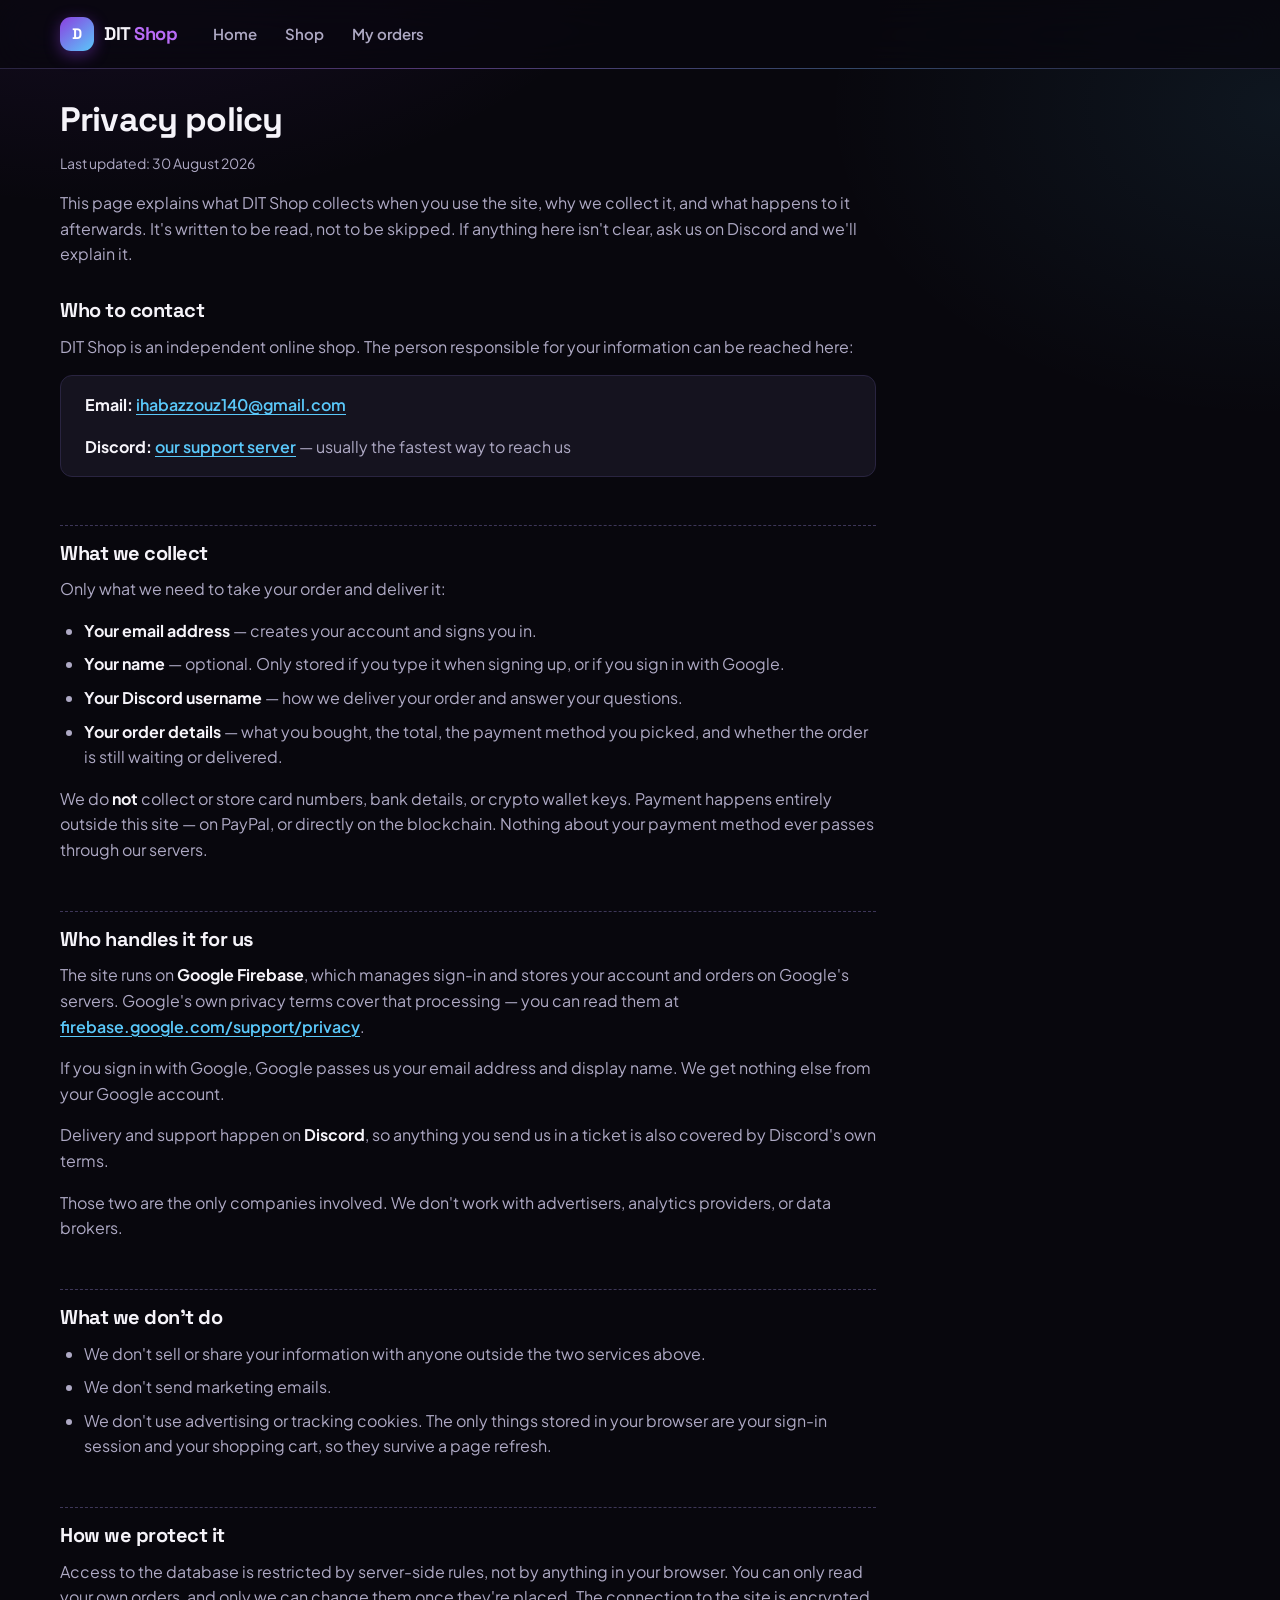
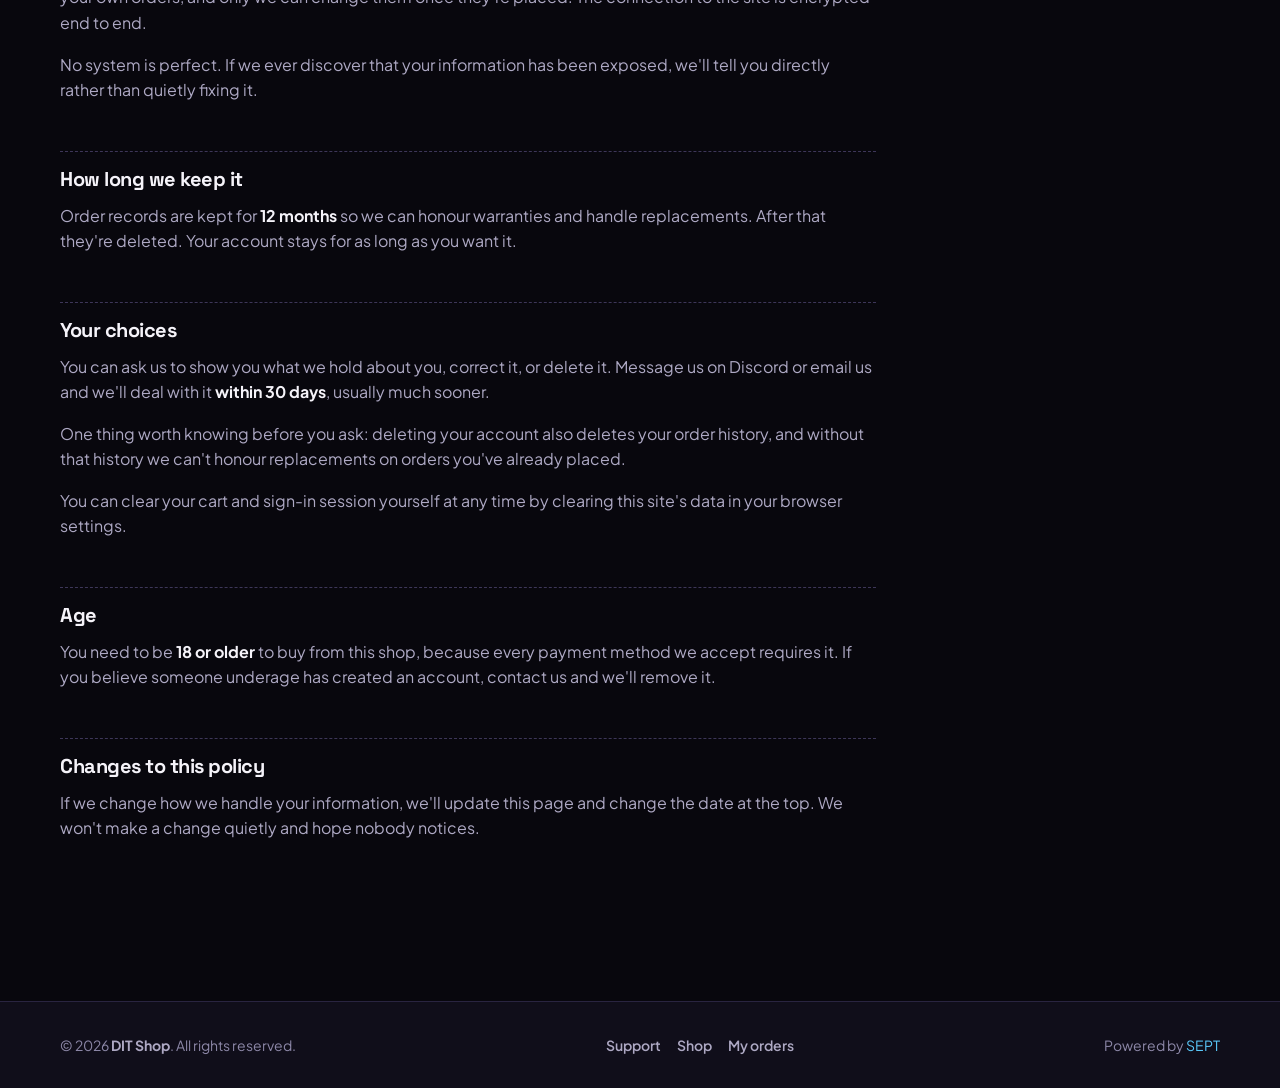
<file: Privacy PolicyPrivacy Policy.html>
<!DOCTYPE html>
<html lang="en">
<head>
  <meta charset="UTF-8">
  <meta name="viewport" content="width=device-width, initial-scale=1, viewport-fit=cover">
  <meta name="theme-color" content="#08070d">
  <meta name="description" content="How DIT Shop collects, uses and stores your information.">
  <title>Privacy policy — DIT Shop</title>
  <link rel="preconnect" href="https://fonts.googleapis.com">
  <link rel="preconnect" href="https://fonts.gstatic.com" crossorigin>
  <link rel="stylesheet" href="css/style.css">
  <style>
    .prose { max-width: 68ch; padding-block: var(--sp-6) var(--sp-8); }
    .prose h1 { font-size: var(--step-3); margin-bottom: var(--sp-3); }
    .prose h2 {
      font-size: 1.25rem; margin-top: var(--sp-7); margin-bottom: var(--sp-3);
      padding-top: var(--sp-4); border-top: 1px dashed var(--line-strong);
    }
    .prose h2:first-of-type { border-top: 0; padding-top: 0; margin-top: var(--sp-6); }
    .prose p, .prose li { color: var(--text-dim); }
    .prose p { margin-bottom: var(--sp-4); }
    .prose ul { margin: 0 0 var(--sp-4) var(--sp-5); display: flex; flex-direction: column; gap: var(--sp-2); }
    .prose strong { color: var(--text); font-weight: 700; }
    .prose a { font-weight: 600; }
    .updated { font-size: .875rem; color: var(--text-faint); margin-bottom: var(--sp-5); }
    .contact-card {
      background: var(--surface); border: 1px solid var(--line);
      border-radius: var(--r-md); padding: var(--sp-4) var(--sp-5);
      margin-bottom: var(--sp-4);
    }
    .contact-card p:last-child { margin-bottom: 0; }
  </style>
</head>
<body>

<a class="skip-link" href="#main">Skip to main content</a>

<header class="site-header">
  <div class="shell">
    <div class="header-bar">
      <a class="brand" href="index.html">
        <span class="brand-mark" aria-hidden="true">D</span>
        <span>DIT <em>Shop</em></span>
      </a>
      <nav class="main-nav" aria-label="Main">
        <a class="nav-link" href="index.html#/home">Home</a>
        <a class="nav-link" href="index.html#/shop">Shop</a>
        <a class="nav-link" href="index.html#/orders">My orders</a>
      </nav>
    </div>
  </div>
</header>

<main id="main" class="shell">
  <article class="prose">
    <h1>Privacy policy</h1>
    <p class="updated">Last updated: 30 August 2026</p>

    <p>This page explains what DIT Shop collects when you use the site, why we collect it, and what happens to it afterwards. It's written to be read, not to be skipped. If anything here isn't clear, ask us on Discord and we'll explain it.</p>

    <h2>Who to contact</h2>
    <p>DIT Shop is an independent online shop. The person responsible for your information can be reached here:</p>
    <div class="contact-card">
      <p><strong>Email:</strong> <a href="mailto:ihabazzouz140@gmail.com">ihabazzouz140@gmail.com</a></p>
      <p><strong>Discord:</strong> <a href="https://discord.gg/cQcpQyCZY" target="_blank" rel="noopener noreferrer">our support server</a> — usually the fastest way to reach us</p>
    </div>

    <h2>What we collect</h2>
    <p>Only what we need to take your order and deliver it:</p>
    <ul>
      <li><strong>Your email address</strong> — creates your account and signs you in.</li>
      <li><strong>Your name</strong> — optional. Only stored if you type it when signing up, or if you sign in with Google.</li>
      <li><strong>Your Discord username</strong> — how we deliver your order and answer your questions.</li>
      <li><strong>Your order details</strong> — what you bought, the total, the payment method you picked, and whether the order is still waiting or delivered.</li>
    </ul>
    <p>We do <strong>not</strong> collect or store card numbers, bank details, or crypto wallet keys. Payment happens entirely outside this site — on PayPal, or directly on the blockchain. Nothing about your payment method ever passes through our servers.</p>

    <h2>Who handles it for us</h2>
    <p>The site runs on <strong>Google Firebase</strong>, which manages sign-in and stores your account and orders on Google's servers. Google's own privacy terms cover that processing — you can read them at <a href="https://firebase.google.com/support/privacy" target="_blank" rel="noopener noreferrer">firebase.google.com/support/privacy</a>.</p>
    <p>If you sign in with Google, Google passes us your email address and display name. We get nothing else from your Google account.</p>
    <p>Delivery and support happen on <strong>Discord</strong>, so anything you send us in a ticket is also covered by Discord's own terms.</p>
    <p>Those two are the only companies involved. We don't work with advertisers, analytics providers, or data brokers.</p>

    <h2>What we don't do</h2>
    <ul>
      <li>We don't sell or share your information with anyone outside the two services above.</li>
      <li>We don't send marketing emails.</li>
      <li>We don't use advertising or tracking cookies. The only things stored in your browser are your sign-in session and your shopping cart, so they survive a page refresh.</li>
    </ul>

    <h2>How we protect it</h2>
    <p>Access to the database is restricted by server-side rules, not by anything in your browser. You can only read your own orders, and only we can change them once they're placed. The connection to the site is encrypted end to end.</p>
    <p>No system is perfect. If we ever discover that your information has been exposed, we'll tell you directly rather than quietly fixing it.</p>

    <h2>How long we keep it</h2>
    <p>Order records are kept for <strong>12 months</strong> so we can honour warranties and handle replacements. After that they're deleted. Your account stays for as long as you want it.</p>

    <h2>Your choices</h2>
    <p>You can ask us to show you what we hold about you, correct it, or delete it. Message us on Discord or email us and we'll deal with it <strong>within 30 days</strong>, usually much sooner.</p>
    <p>One thing worth knowing before you ask: deleting your account also deletes your order history, and without that history we can't honour replacements on orders you've already placed.</p>
    <p>You can clear your cart and sign-in session yourself at any time by clearing this site's data in your browser settings.</p>

    <h2>Age</h2>
    <p>You need to be <strong>18 or older</strong> to buy from this shop, because every payment method we accept requires it. If you believe someone underage has created an account, contact us and we'll remove it.</p>

    <h2>Changes to this policy</h2>
    <p>If we change how we handle your information, we'll update this page and change the date at the top. We won't make a change quietly and hope nobody notices.</p>
  </article>
</main>

<footer class="site-footer">
  <div class="shell footer-inner">
    <p>&copy; <span id="year">2026</span> <strong>DIT Shop</strong>. All rights reserved.</p>
    <div class="footer-links">
      <a href="https://discord.gg/cQcpQyCZY" target="_blank" rel="noopener noreferrer">Support</a>
      <a href="index.html#/shop">Shop</a>
      <a href="index.html#/orders">My orders</a>
    </div>
    <p>Powered by <span style="color:var(--cyan)">SEPT</span></p>
  </div>
</footer>

<script>document.getElementById('year').textContent = new Date().getFullYear();</script>
</body>
</html>
</file>
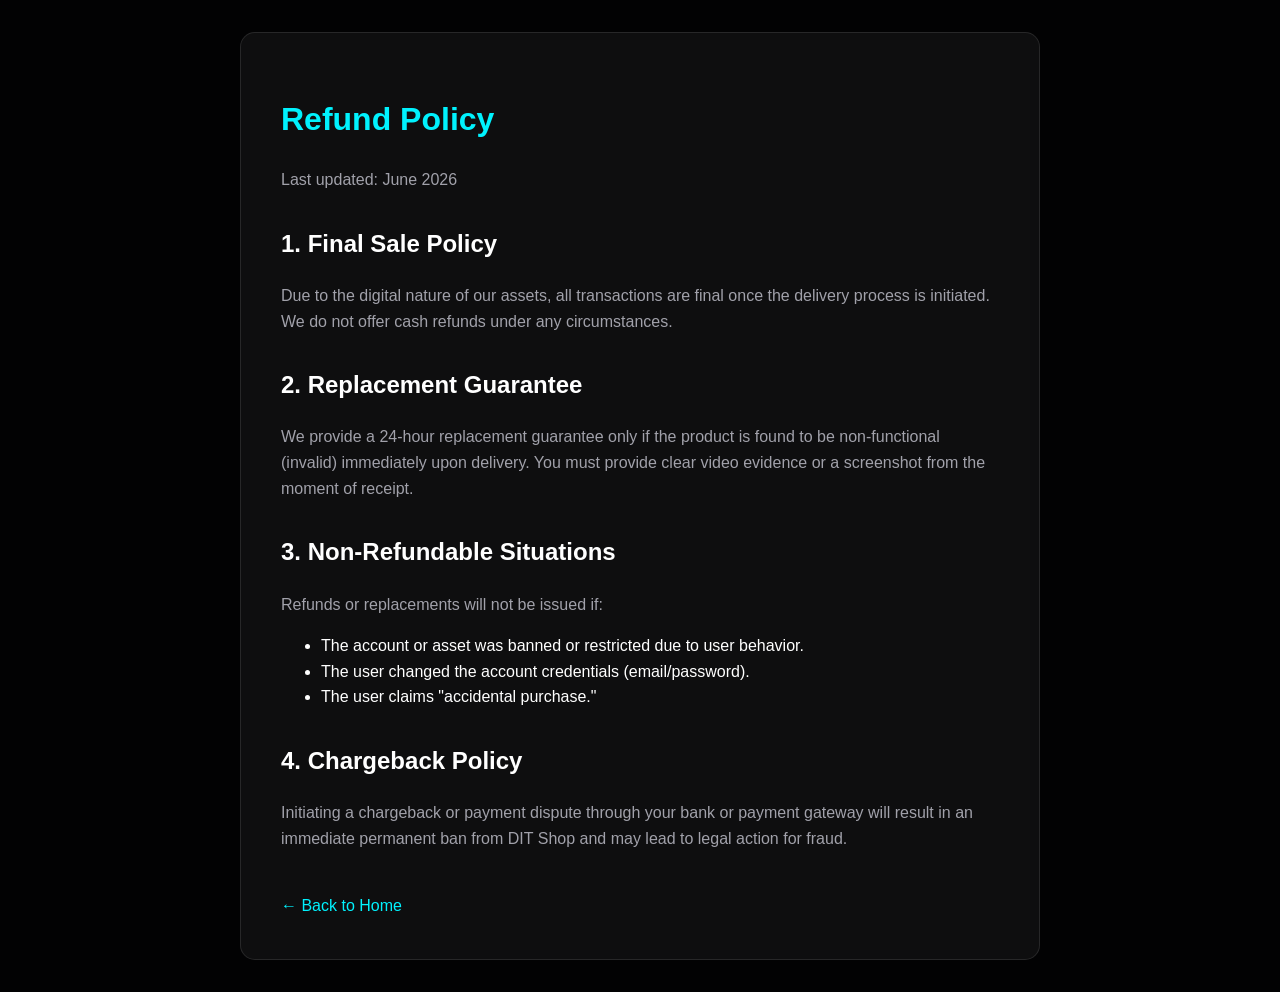
<file: Refund Policy.html>
<!DOCTYPE html>
<html lang="en">
<head>
    <meta charset="UTF-8">
    <title>Refund Policy - DIT Shop</title>
    <link rel="stylesheet" href="css/page.css">
</head>
<body>
    <div class="page-container">
        <h1>Refund Policy</h1>
        <p>Last updated: June 2026</p>

        <h2>1. Final Sale Policy</h2>
        <p>Due to the digital nature of our assets, all transactions are final once the delivery process is initiated. We do not offer cash refunds under any circumstances.</p>

        <h2>2. Replacement Guarantee</h2>
        <p>We provide a 24-hour replacement guarantee only if the product is found to be non-functional (invalid) immediately upon delivery. You must provide clear video evidence or a screenshot from the moment of receipt.</p>

        <h2>3. Non-Refundable Situations</h2>
        <p>Refunds or replacements will not be issued if:</p>
        <ul>
            <li>The account or asset was banned or restricted due to user behavior.</li>
            <li>The user changed the account credentials (email/password).</li>
            <li>The user claims "accidental purchase."</li>
        </ul>

        <h2>4. Chargeback Policy</h2>
        <p>Initiating a chargeback or payment dispute through your bank or payment gateway will result in an immediate permanent ban from DIT Shop and may lead to legal action for fraud.</p>

        <br><a href="index.html">&larr; Back to Home</a>
    </div>
</body>
</html>
</file>
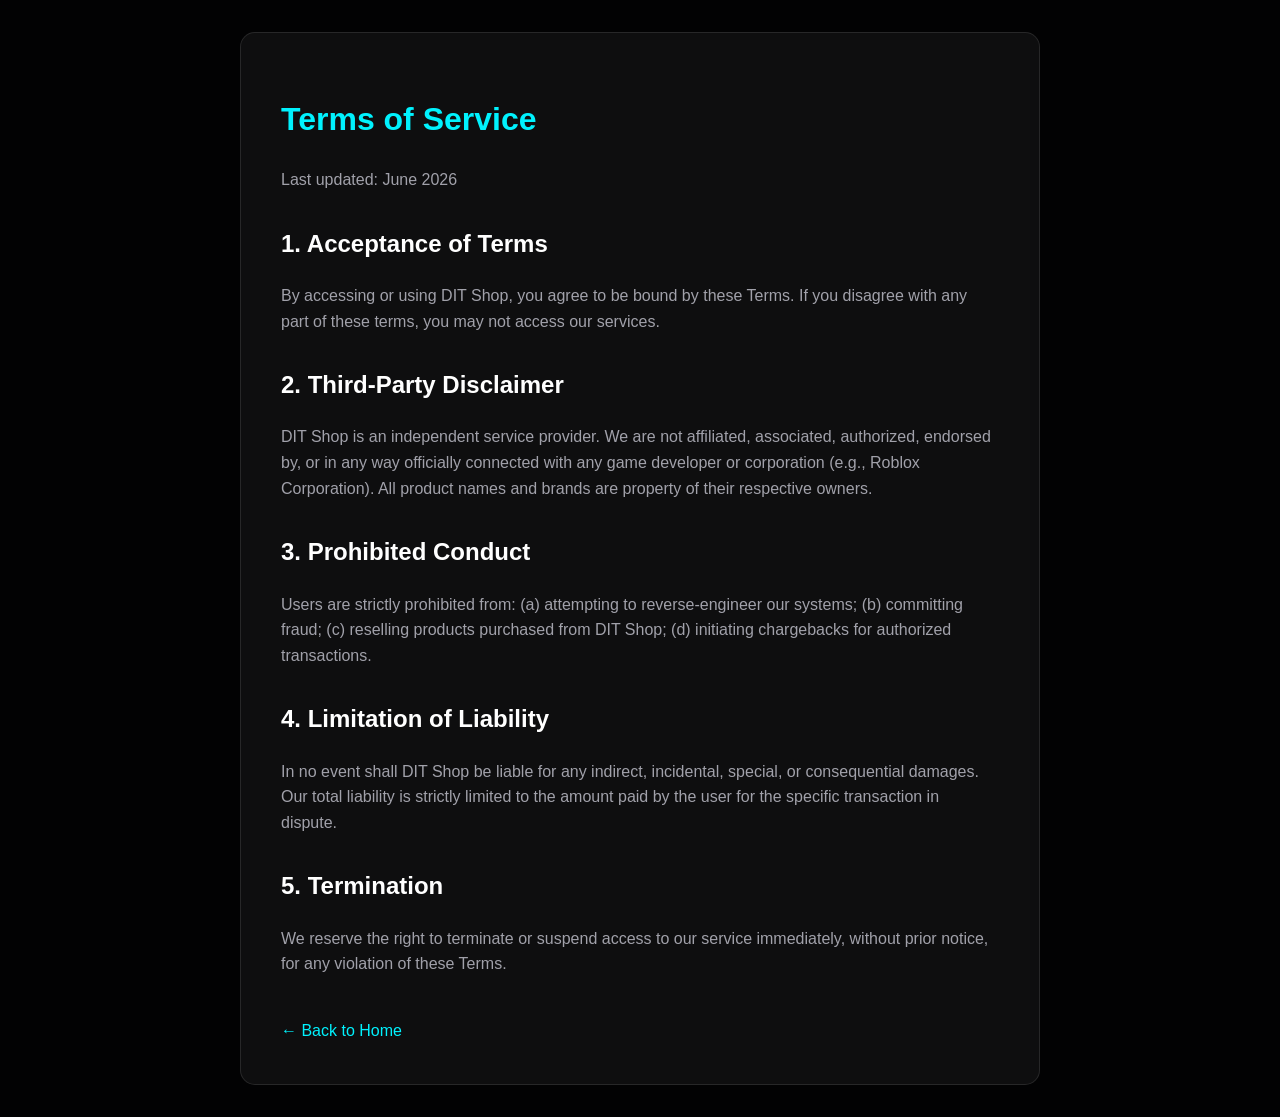
<file: Terms of Service.html>
<!DOCTYPE html>
<html lang="en">
<head>
    <meta charset="UTF-8">
    <title>Terms of Service - DIT Shop</title>
    <link rel="stylesheet" href="css/page.css">
</head>
<body>
    <div class="page-container">
        <h1>Terms of Service</h1>
        <p>Last updated: June 2026</p>

        <h2>1. Acceptance of Terms</h2>
        <p>By accessing or using DIT Shop, you agree to be bound by these Terms. If you disagree with any part of these terms, you may not access our services.</p>

        <h2>2. Third-Party Disclaimer</h2>
        <p>DIT Shop is an independent service provider. We are not affiliated, associated, authorized, endorsed by, or in any way officially connected with any game developer or corporation (e.g., Roblox Corporation). All product names and brands are property of their respective owners.</p>

        <h2>3. Prohibited Conduct</h2>
        <p>Users are strictly prohibited from: (a) attempting to reverse-engineer our systems; (b) committing fraud; (c) reselling products purchased from DIT Shop; (d) initiating chargebacks for authorized transactions.</p>

        <h2>4. Limitation of Liability</h2>
        <p>In no event shall DIT Shop be liable for any indirect, incidental, special, or consequential damages. Our total liability is strictly limited to the amount paid by the user for the specific transaction in dispute.</p>

        <h2>5. Termination</h2>
        <p>We reserve the right to terminate or suspend access to our service immediately, without prior notice, for any violation of these Terms.</p>

        <br><a href="index.html">&larr; Back to Home</a>
    </div>
</body>
</html>
</file>
<file: css/style.css>
/* ==========================================================================
   DIT Shop — Storefront stylesheet
   Tokens → Base → Layout → Components → Hover → Responsive → Preferences

   الفكرة البصرية: المتجر بيبيع أكواد وتذاكر رقمية، فكروت المنتجات مبنية على
   شكل "التذكرة" — خط متقطّع فوق السعر مع قصّتين على الحواف. ده العنصر المميز
   الوحيد في التصميم، وباقي الصفحة هادي عشان يخليه يبان.
   ========================================================================== */

@import url('https://fonts.googleapis.com/css2?family=Plus+Jakarta+Sans:wght@400;500;600;700;800&family=Space+Grotesk:wght@500;600;700&display=swap');

/* ─── 1. Design tokens ─────────────────────────────────────────────────── */
:root {
  /* Surfaces */
  --bg:            #08070d;
  --bg-elev:       #100e1a;
  --surface:       #15131f;
  --surface-2:     #1d1a2b;
  --surface-3:     #262236;

  /* Lines */
  --line:          #292440;
  --line-strong:   #3d3658;

  /* Text — كل الدرجات متحققة لتباين 4.5:1 على الأقل فوق الخلفية */
  --text:          #f5f3f9;
  --text-dim:      #aea9c4;
  --text-faint:    #8d88a8;

  /* Brand */
  --brand:         #b96cf7;
  --brand-fill:    #8b3fe0;
  --brand-fill-hi: #9d4df0;
  --brand-soft:    rgba(185, 108, 247, .12);
  --brand-ring:    rgba(185, 108, 247, .38);

  --cyan:          #5ac8fa;
  --cyan-soft:     rgba(90, 200, 250, .12);

  /* States */
  --ok:            #34d399;
  --ok-soft:       rgba(52, 211, 153, .12);
  --warn:          #fbbf24;
  --warn-soft:     rgba(251, 191, 36, .12);
  --danger:        #fb7185;
  --danger-soft:   rgba(251, 113, 133, .12);

  --discord:       #5865f2;

  /* Type */
  --font-body:     'Plus Jakarta Sans', system-ui, -apple-system, 'Segoe UI', sans-serif;
  --font-display:  'Space Grotesk', var(--font-body);

  --step-0:  1rem;
  --step-1:  clamp(1.0625rem, 1rem + .3vw, 1.1875rem);
  --step-2:  clamp(1.25rem, 1.15rem + .5vw, 1.5rem);
  --step-3:  clamp(1.5rem, 1.28rem + 1.1vw, 2.125rem);
  --step-4:  clamp(2.125rem, 1.5rem + 3vw, 3.75rem);

  /* Space */
  --sp-1:.25rem; --sp-2:.5rem; --sp-3:.75rem; --sp-4:1rem;
  --sp-5:1.5rem; --sp-6:2rem;  --sp-7:3rem;   --sp-8:4.5rem;

  /* Radius & shadow */
  --r-sm:8px; --r-md:12px; --r-lg:18px; --r-xl:26px; --r-full:999px;
  --shadow-2: 0 10px 30px rgba(0,0,0,.4);
  --shadow-3: 0 28px 64px rgba(0,0,0,.6);

  /* Motion */
  --ease:   cubic-bezier(.2,.8,.2,1);
  --spring: cubic-bezier(.34,1.4,.5,1);
  --t-fast: 140ms;
  --t-base: 220ms;
  --t-slow: 360ms;

  --header-h: 68px;
  --shell: 1240px;

  /* حواف الشاشات ذات النتوء (iPhone وغيره) */
  --safe-l: env(safe-area-inset-left, 0px);
  --safe-r: env(safe-area-inset-right, 0px);
  --safe-b: env(safe-area-inset-bottom, 0px);
}

/* ─── 2. Reset & base ──────────────────────────────────────────────────── */
*, *::before, *::after { box-sizing: border-box; }
* { margin: 0; padding: 0; }

/* [hidden] لازم يكسب على أي قاعدة display تانية */
[hidden] { display: none !important; }

html {
  -webkit-text-size-adjust: 100%;
  text-size-adjust: 100%;
  scroll-behavior: smooth;
  scroll-padding-top: calc(var(--header-h) + var(--sp-4));
}

body {
  min-height: 100dvh;
  background: var(--bg);
  color: var(--text);
  font-family: var(--font-body);
  font-size: var(--step-0);
  line-height: 1.6;
  -webkit-font-smoothing: antialiased;
  text-rendering: optimizeLegibility;
  overflow-x: hidden;
  overscroll-behavior-y: none;
  /* يمنع الوميض الرمادي وتأخير الـ 300ms على اللمس */
  -webkit-tap-highlight-color: transparent;
  background-image:
    radial-gradient(1000px 680px at 8% -8%, rgba(139, 63, 224, .16), transparent 62%),
    radial-gradient(760px 520px at 100% 4%, rgba(90, 200, 250, .08), transparent 60%);
  background-repeat: no-repeat;
  /* ملاحظة: مفيش background-attachment: fixed هنا عن قصد — دي من أشهر أسباب
     تقطيع التمرير على الموبايل لأن المتصفح بيعيد رسم الخلفية مع كل إطار */
}
body.is-locked { overflow: hidden; }

a, button, input, select, textarea, [role="button"] { touch-action: manipulation; }

img, svg { display: block; max-width: 100%; }
button, input, select, textarea { font: inherit; color: inherit; }
button { background: none; border: 0; cursor: pointer; }
a { color: var(--cyan); text-decoration-thickness: 1px; text-underline-offset: 3px; }

h1, h2, h3 {
  font-family: var(--font-display);
  line-height: 1.14; letter-spacing: -.025em; font-weight: 700;
  text-wrap: balance;
}

:where(:focus-visible) {
  outline: 2px solid var(--cyan);
  outline-offset: 3px;
  border-radius: var(--r-sm);
}

::selection { background: var(--brand-fill); color: #fff; }

/* شريط تمرير هادي يناسب الثيم الداكن */
* { scrollbar-width: thin; scrollbar-color: var(--line-strong) transparent; }
*::-webkit-scrollbar { width: 8px; height: 8px; }
*::-webkit-scrollbar-thumb { background: var(--line-strong); border-radius: var(--r-full); }
*::-webkit-scrollbar-track { background: transparent; }

.visually-hidden {
  position: absolute !important; width: 1px; height: 1px;
  padding: 0; margin: -1px; overflow: hidden;
  clip-path: inset(50%); white-space: nowrap; border: 0;
}

.skip-link {
  position: absolute; left: var(--sp-4); top: -100px; z-index: 2000;
  background: var(--brand-fill); color: #fff; font-weight: 700;
  padding: var(--sp-3) var(--sp-5); border-radius: var(--r-md);
  transition: top var(--t-base) var(--ease);
}
.skip-link:focus { top: var(--sp-3); }

/* ─── 3. Shell ─────────────────────────────────────────────────────────── */
.shell {
  width: 100%;
  max-width: var(--shell);
  margin-inline: auto;
  padding-inline: calc(clamp(1rem, 4vw, 2.5rem) + var(--safe-l));
}

/* ─── 4. Header ────────────────────────────────────────────────────────── */
.site-header {
  position: sticky; top: 0; z-index: 900;
  background: rgba(8, 7, 13, .78);
  -webkit-backdrop-filter: blur(18px) saturate(160%);
  backdrop-filter: blur(18px) saturate(160%);
  border-bottom: 1px solid var(--line);
}
/* خط ضوئي رفيع أسفل الهيدر — يفصله عن الصفحة من غير حد ثقيل */
.site-header::after {
  content: ''; position: absolute; inset-inline: 0; bottom: -1px; height: 1px;
  background: linear-gradient(90deg, transparent, rgba(185,108,247,.4), rgba(90,200,250,.3), transparent);
  opacity: .7; pointer-events: none;
}

.header-bar {
  min-height: var(--header-h);
  display: flex; align-items: center; gap: var(--sp-3);
}

.brand {
  display: inline-flex; align-items: center; gap: 10px;
  font-family: var(--font-display); font-weight: 700; font-size: 1.15rem;
  color: var(--text); text-decoration: none; letter-spacing: -.025em;
  flex-shrink: 0;
}
.brand-mark {
  width: 34px; height: 34px; border-radius: 11px; flex-shrink: 0;
  background: linear-gradient(140deg, var(--brand-fill), var(--cyan));
  display: grid; place-items: center;
  color: #fff; font-size: .95rem; font-weight: 700;
  box-shadow: 0 4px 16px rgba(139, 63, 224, .45);
  transition: transform var(--t-base) var(--spring), box-shadow var(--t-base) var(--ease);
}
.brand em { font-style: normal; color: var(--brand); }

.main-nav { display: flex; gap: var(--sp-1); margin-inline-start: var(--sp-3); }
.nav-link {
  position: relative; color: var(--text-dim); text-decoration: none;
  font-weight: 600; font-size: .9375rem;
  padding: var(--sp-2) var(--sp-3); border-radius: var(--r-sm);
  transition: color var(--t-fast) var(--ease), background var(--t-fast) var(--ease);
}
.nav-link[aria-current="page"] { color: var(--text); }
.nav-link[aria-current="page"]::after {
  content: ''; position: absolute; inset-inline: var(--sp-3); bottom: 1px;
  height: 2px; border-radius: 2px;
  background: linear-gradient(90deg, var(--brand), var(--cyan));
}

.header-actions { margin-inline-start: auto; display: flex; align-items: center; gap: var(--sp-1); }

/* أزرار أيقونية — 44×44 كحد أدنى للمس */
.icon-btn {
  position: relative;
  width: 44px; height: 44px; border-radius: var(--r-md);
  display: grid; place-items: center;
  color: var(--text-dim);
  border: 1px solid transparent;
  transition: color var(--t-fast) var(--ease), background var(--t-fast) var(--ease),
              border-color var(--t-fast) var(--ease), transform var(--t-fast) var(--ease);
}
.icon-btn:active { transform: scale(.92); }
.icon-btn svg { width: 21px; height: 21px; }

.cart-count {
  position: absolute; top: 2px; inset-inline-end: 2px;
  min-width: 20px; height: 20px; padding: 0 5px;
  border-radius: var(--r-full);
  background: var(--brand-fill); color: #fff;
  font-family: var(--font-display); font-size: .6875rem; font-weight: 700;
  display: grid; place-items: center; line-height: 1;
  border: 2px solid var(--bg);
  animation: pop var(--t-base) var(--spring);
}
@keyframes pop { from { transform: scale(.4); } }

.nav-toggle { display: none; }

/* لوحة التنقل للموبايل */
.mobile-nav {
  display: none;
  border-top: 1px solid var(--line);
  padding: var(--sp-2) 0 var(--sp-4);
  flex-direction: column; gap: 2px;
}
.mobile-nav.is-open { display: flex; animation: nav-drop var(--t-base) var(--ease); }
@keyframes nav-drop { from { opacity: 0; transform: translateY(-6px); } }
.mobile-nav .nav-link {
  padding: var(--sp-3) var(--sp-4); font-size: 1rem;
  border-radius: var(--r-md); min-height: 48px; display: flex; align-items: center;
}
.mobile-nav .nav-link[aria-current="page"] { background: var(--brand-soft); color: var(--text); }
.mobile-nav .nav-link[aria-current="page"]::after { display: none; }

/* ─── 5. Buttons ───────────────────────────────────────────────────────── */
.btn {
  display: inline-flex; align-items: center; justify-content: center; gap: var(--sp-2);
  min-height: 46px; padding: 0 var(--sp-5);
  border-radius: var(--r-md);
  font-weight: 700; font-size: .9375rem; white-space: nowrap;
  text-decoration: none; text-align: center;
  border: 1px solid transparent;
  transition: background var(--t-fast) var(--ease), border-color var(--t-fast) var(--ease),
              color var(--t-fast) var(--ease), transform var(--t-fast) var(--ease),
              box-shadow var(--t-fast) var(--ease), opacity var(--t-fast) var(--ease);
}
.btn:active { transform: scale(.975); }
.btn[disabled], .btn[aria-disabled="true"] { opacity: .45; pointer-events: none; }
.btn svg { width: 18px; height: 18px; flex-shrink: 0; }

.btn--primary { background: var(--brand-fill); color: #fff; box-shadow: 0 6px 20px rgba(139,63,224,.35); }
.btn--ghost   { background: var(--surface); color: var(--text); border-color: var(--line-strong); }
.btn--outline { background: transparent; color: var(--cyan); border-color: rgba(90,200,250,.4); }
.btn--danger  { background: var(--danger-soft); color: var(--danger); border-color: rgba(251,113,133,.35); }
.btn--discord { background: var(--discord); color: #fff; box-shadow: 0 6px 20px rgba(88,101,242,.3); }

.btn--block { width: 100%; }
.btn--sm { min-height: 40px; padding: 0 var(--sp-4); font-size: .875rem; }

/* ─── 6. Views ─────────────────────────────────────────────────────────── */
.view { display: none; padding-block: var(--sp-6) var(--sp-8); }
.view.is-active { display: block; animation: view-in var(--t-slow) var(--ease); }
@keyframes view-in { from { opacity: 0; transform: translateY(8px); } }

.section-head { margin-bottom: var(--sp-5); }
.section-head h2 { font-size: var(--step-3); }
.section-head p { color: var(--text-dim); margin-top: var(--sp-2); max-width: 60ch; }

.eyebrow {
  display: inline-flex; align-items: center; gap: var(--sp-2);
  font-family: var(--font-display); font-size: .75rem; font-weight: 600;
  letter-spacing: .09em; text-transform: uppercase; color: var(--brand);
  background: var(--brand-soft); border: 1px solid rgba(185,108,247,.24);
  padding: 7px var(--sp-3); border-radius: var(--r-full);
  line-height: 1.3;
}

/* ─── 7. Hero ──────────────────────────────────────────────────────────── */
.hero {
  padding-block: clamp(2.5rem, 7vw, 5.5rem) clamp(2.5rem, 6vw, 4.5rem);
  max-width: 46rem;
}
.hero h1 {
  font-size: var(--step-4);
  margin: var(--sp-4) 0;
  color: #fff;                                  /* احتياطي لو التدرّج مادعمش */
  background: linear-gradient(115deg, #fff 20%, #d3cce4 55%, var(--brand) 100%);
  -webkit-background-clip: text; background-clip: text;
  -webkit-text-fill-color: transparent;
}
.hero p { color: var(--text-dim); font-size: var(--step-1); max-width: 52ch; }
.hero-actions { display: flex; flex-wrap: wrap; gap: var(--sp-3); margin-top: var(--sp-6); }

/* ─── 8. Trust cards ───────────────────────────────────────────────────── */
.trust-grid {
  display: grid; gap: var(--sp-4);
  grid-template-columns: repeat(auto-fit, minmax(min(100%, 230px), 1fr));
}
.trust-card {
  background: var(--surface); border: 1px solid var(--line);
  border-radius: var(--r-lg); padding: var(--sp-5);
  transition: border-color var(--t-base) var(--ease), background var(--t-base) var(--ease);
}
.trust-card .trust-icon {
  width: 42px; height: 42px; border-radius: var(--r-md);
  display: grid; place-items: center; margin-bottom: var(--sp-4);
  background: var(--brand-soft); color: var(--brand);
  border: 1px solid rgba(185,108,247,.2);
}
.trust-card .trust-icon svg { width: 20px; height: 20px; }
.trust-card h3 { font-size: 1.0625rem; margin-bottom: var(--sp-2); }
.trust-card p { color: var(--text-dim); font-size: .9375rem; }

/* ─── 9. Shop toolbar ──────────────────────────────────────────────────── */
.shop-toolbar {
  display: flex; flex-wrap: wrap; gap: var(--sp-3);
  align-items: center; margin-bottom: var(--sp-4);
}

.search-field { position: relative; flex: 1 1 260px; min-width: 0; }
.search-field svg {
  position: absolute; inset-inline-start: 15px; top: 50%; transform: translateY(-50%);
  width: 18px; height: 18px; color: var(--text-faint); pointer-events: none;
  transition: color var(--t-fast) var(--ease);
}
.search-field input {
  width: 100%; min-height: 50px;
  padding: 0 var(--sp-4) 0 46px;
  font-size: 1rem;                              /* 16px يمنع تكبير iOS التلقائي */
  background: var(--surface); border: 1px solid var(--line);
  border-radius: var(--r-full); color: var(--text);
  transition: border-color var(--t-fast) var(--ease), background var(--t-fast) var(--ease),
              box-shadow var(--t-fast) var(--ease);
}
.search-field input::placeholder { color: var(--text-faint); }
.search-field input::-webkit-search-cancel-button { filter: invert(.6); }
.search-field input:focus {
  outline: none; border-color: var(--brand); background: var(--surface-2);
  box-shadow: 0 0 0 4px var(--brand-ring);
}
.search-field:focus-within svg { color: var(--brand); }

/* شرائح التصنيفات — تمرير أفقي سلس على الموبايل */
.category-bar {
  display: flex; gap: var(--sp-2);
  overflow-x: auto; padding: 2px 0 var(--sp-3);
  scrollbar-width: none; -ms-overflow-style: none;
  scroll-snap-type: x proximity;
  margin-bottom: var(--sp-4);
}
.category-bar::-webkit-scrollbar { display: none; }

.chip {
  flex-shrink: 0; scroll-snap-align: start;
  min-height: 44px; padding: 0 var(--sp-4);
  display: inline-flex; align-items: center;
  border-radius: var(--r-full);
  background: var(--surface); border: 1px solid var(--line);
  color: var(--text-dim); font-weight: 600; font-size: .9375rem;
  transition: background var(--t-fast) var(--ease), border-color var(--t-fast) var(--ease),
              color var(--t-fast) var(--ease), transform var(--t-fast) var(--ease);
}
.chip:active { transform: scale(.96); }
.chip[aria-pressed="true"] {
  background: var(--brand-fill); border-color: var(--brand-fill); color: #fff;
  box-shadow: 0 4px 14px rgba(139,63,224,.35);
}

/* ─── 10. Product grid — كرت التذكرة (العنصر المميز) ───────────────────── */
.product-grid {
  display: grid; gap: var(--sp-4);
  grid-template-columns: repeat(auto-fill, minmax(min(100%, 290px), 1fr));
}

.product-card {
  --card-pad: var(--sp-5);
  position: relative;
  display: flex; flex-direction: column; gap: var(--sp-3);
  text-align: start; width: 100%;
  background: var(--surface); border: 1px solid var(--line);
  border-radius: var(--r-lg); padding: var(--card-pad);
  transition: border-color var(--t-base) var(--ease), background var(--t-base) var(--ease),
              transform var(--t-base) var(--ease), box-shadow var(--t-base) var(--ease);
}
.product-card:active { transform: scale(.985); }

.product-thumb {
  aspect-ratio: 16 / 9; width: 100%;
  border-radius: var(--r-md); overflow: hidden;
  background: var(--surface-3);
}
.product-thumb img { width: 100%; height: 100%; object-fit: cover; }

.product-card .card-title {
  font-family: var(--font-display); font-size: 1.0625rem;
  font-weight: 700; line-height: 1.25; letter-spacing: -.015em;
}
.product-card .product-desc {
  color: var(--text-dim); font-size: .9rem; line-height: 1.5;
  display: -webkit-box; -webkit-line-clamp: 3; line-clamp: 3;
  -webkit-box-orient: vertical; overflow: hidden;
}

/* الخط المتقطّع + القصّتين على الحواف = شكل التذكرة */
.product-foot {
  position: relative;
  margin-top: auto; padding-top: var(--sp-4);
  border-top: 1px dashed var(--line-strong);
  display: flex; align-items: flex-end; justify-content: space-between; gap: var(--sp-3);
}
.price { font-family: var(--font-display); font-weight: 700; font-variant-numeric: tabular-nums; }
.price small {
  display: block; font-family: var(--font-body); font-size: .6875rem;
  font-weight: 700; color: var(--text-faint);
  text-transform: uppercase; letter-spacing: .1em; margin-bottom: 1px;
}
.price-value { font-size: 1.5rem; color: var(--cyan); line-height: 1.1; letter-spacing: -.02em; }

.plan-count { font-size: .8125rem; color: var(--text-faint); font-weight: 600; padding-bottom: 3px; }

/* حالة فارغة */
.empty-state {
  grid-column: 1 / -1;
  text-align: center; padding: var(--sp-8) var(--sp-4);
  border: 1px dashed var(--line-strong); border-radius: var(--r-lg);
  background: var(--surface);
}
.empty-state svg { width: 36px; height: 36px; margin: 0 auto var(--sp-4); color: var(--text-faint); }
.empty-state h3 { font-size: 1.125rem; margin-bottom: var(--sp-2); }
.empty-state p {
  color: var(--text-dim); font-size: .9375rem;
  margin: 0 auto var(--sp-4); max-width: 40ch;
}

/* هيكل تحميل — يحجز المساحة فيمنع قفزات التخطيط */
.skeleton {
  border-radius: var(--r-lg); min-height: 220px;
  background: linear-gradient(100deg, var(--surface) 30%, var(--surface-2) 50%, var(--surface) 70%);
  background-size: 220% 100%;
  animation: shimmer 1.4s infinite linear;
}
@keyframes shimmer { to { background-position-x: -220%; } }

/* ─── 11. Dialogs ──────────────────────────────────────────────────────── */
.overlay {
  position: fixed; inset: 0; z-index: 1000;
  display: flex; align-items: center; justify-content: center;
  padding: var(--sp-4);
  background: rgba(4, 3, 8, .7);
  -webkit-backdrop-filter: blur(12px); backdrop-filter: blur(12px);
  opacity: 0; visibility: hidden;
  transition: opacity var(--t-base) var(--ease), visibility var(--t-base) var(--ease);
}
.overlay.is-open { opacity: 1; visibility: visible; }

.dialog {
  position: relative;
  width: 100%; max-width: 540px;
  max-height: min(88dvh, 800px);
  display: flex; flex-direction: column;
  background: var(--bg-elev);
  border: 1px solid var(--line-strong);
  border-radius: var(--r-xl);
  box-shadow: var(--shadow-3);
  transform: translateY(18px) scale(.97);
  transition: transform var(--t-base) var(--spring);
}
.overlay.is-open .dialog { transform: none; }
.dialog--wide { max-width: 640px; }

.dialog-head {
  padding: var(--sp-5) 60px var(--sp-4) var(--sp-5);
  border-bottom: 1px solid var(--line);
}
.dialog-head h2 { font-size: var(--step-2); }
.dialog-head p { color: var(--text-dim); font-size: .9rem; margin-top: var(--sp-2); }

.dialog-body {
  padding: var(--sp-5); flex: 1;
  overflow-y: auto; overscroll-behavior: contain;
}
.dialog-foot {
  padding: var(--sp-4) var(--sp-5) calc(var(--sp-4) + var(--safe-b));
  border-top: 1px solid var(--line);
  background: var(--surface);
  border-radius: 0 0 var(--r-xl) var(--r-xl);
}

.dialog-close {
  position: absolute; top: var(--sp-4); inset-inline-end: var(--sp-4); z-index: 2;
  width: 40px; height: 40px; border-radius: var(--r-full);
  display: grid; place-items: center;
  background: var(--surface-2); border: 1px solid var(--line);
  color: var(--text-dim);
  transition: background var(--t-fast) var(--ease), color var(--t-fast) var(--ease),
              transform var(--t-fast) var(--ease);
}
.dialog-close:active { transform: scale(.9); }
.dialog-close svg { width: 18px; height: 18px; }

/* السلة: ورقة سفلية على الموبايل، لوح جانبي على الشاشات الأكبر */
.overlay--sheet { align-items: flex-end; padding: 0; }
.overlay--sheet .dialog {
  max-width: 100%; max-height: 92dvh;
  border-radius: var(--r-xl) var(--r-xl) 0 0;
  border-bottom: 0;
  transform: translateY(100%);
}
.overlay--sheet.is-open .dialog { transform: none; }
/* مقبض السحب — إشارة مألوفة إن دي ورقة سفلية */
.overlay--sheet .dialog::before {
  content: ''; position: absolute; top: 9px; left: 50%; transform: translateX(-50%);
  width: 42px; height: 4px; border-radius: var(--r-full);
  background: var(--line-strong);
}
.overlay--sheet .dialog-head { padding-top: calc(var(--sp-5) + 6px); }

@media (min-width: 700px) {
  .overlay--sheet { align-items: stretch; justify-content: flex-end; }
  .overlay--sheet .dialog {
    width: 460px; height: 100dvh; max-height: none;
    border-radius: 0; border-inline-end: 0; border-bottom: 1px solid var(--line-strong);
    transform: translateX(100%);
  }
  .overlay--sheet .dialog::before { display: none; }
  .overlay--sheet .dialog-head { padding-top: var(--sp-5); }
  .overlay--sheet .dialog-foot { border-radius: 0; }
}

/* ─── 12. Forms ────────────────────────────────────────────────────────── */
.field { margin-bottom: var(--sp-4); }
.field > label {
  display: block; margin-bottom: var(--sp-2);
  font-size: .8125rem; font-weight: 700; color: var(--text-dim);
}
.field .hint { margin-top: 7px; font-size: .8125rem; color: var(--text-faint); }
.field .hint code {
  font-family: ui-monospace, Menlo, monospace; font-size: .78rem;
  background: var(--surface-2); padding: 2px 6px; border-radius: 5px; color: var(--cyan);
}

.input {
  width: 100%; min-height: 50px;
  padding: var(--sp-3) var(--sp-4);
  font-size: 1rem;                              /* 16px يمنع تكبير iOS التلقائي */
  background: var(--surface); color: var(--text);
  border: 1px solid var(--line); border-radius: var(--r-md);
  transition: border-color var(--t-fast) var(--ease), box-shadow var(--t-fast) var(--ease),
              background var(--t-fast) var(--ease);
}
.input::placeholder { color: var(--text-faint); }
.input:focus {
  outline: none; border-color: var(--brand);
  background: var(--surface-2); box-shadow: 0 0 0 4px var(--brand-ring);
}
.input[aria-invalid="true"] { border-color: var(--danger); }
textarea.input { min-height: 110px; resize: vertical; }

.field-error { margin-top: 7px; font-size: .8125rem; font-weight: 700; color: var(--danger); }

.form-alert {
  padding: var(--sp-3) var(--sp-4); border-radius: var(--r-md);
  font-size: .875rem; font-weight: 600; margin-bottom: var(--sp-4);
  background: var(--danger-soft); color: var(--danger);
  border: 1px solid rgba(251,113,133,.28);
}

.divider {
  display: flex; align-items: center; gap: var(--sp-3);
  color: var(--text-faint); font-size: .75rem; font-weight: 700;
  text-transform: uppercase; letter-spacing: .1em;
  margin-block: var(--sp-5);
}
.divider::before, .divider::after { content: ''; flex: 1; height: 1px; background: var(--line); }

.text-link {
  color: var(--cyan); font-weight: 700; font-size: .9375rem;
  text-decoration: underline; text-underline-offset: 3px;
  padding: var(--sp-1); border-radius: var(--r-sm);
}

/* ─── 13. Plan rows ────────────────────────────────────────────────────── */
.plan-list { display: flex; flex-direction: column; gap: var(--sp-3); }
.plan-row {
  display: flex; align-items: center; justify-content: space-between;
  gap: var(--sp-4); flex-wrap: wrap;
  padding: var(--sp-4);
  background: var(--surface); border: 1px solid var(--line);
  border-radius: var(--r-md);
  transition: border-color var(--t-fast) var(--ease), background var(--t-fast) var(--ease);
}
.plan-row .plan-name { font-weight: 600; }
.plan-row .plan-price {
  font-family: var(--font-display); font-weight: 700; font-size: 1.125rem;
  color: var(--cyan); font-variant-numeric: tabular-nums;
}

/* ─── 14. Cart ─────────────────────────────────────────────────────────── */
.cart-list { display: flex; flex-direction: column; gap: var(--sp-3); }
.cart-item {
  display: grid; gap: var(--sp-3);
  grid-template-columns: 1fr auto;
  padding: var(--sp-4);
  background: var(--surface); border: 1px solid var(--line); border-radius: var(--r-md);
  animation: view-in var(--t-base) var(--ease);
}
.cart-item h4 { font-family: var(--font-body); font-size: .9375rem; font-weight: 700; line-height: 1.35; }
.cart-item .variant { font-size: .8125rem; color: var(--text-dim); margin-top: 2px; }
.cart-item .line-total {
  font-family: var(--font-display); font-weight: 700; color: var(--cyan);
  font-variant-numeric: tabular-nums; white-space: nowrap;
}
.cart-item-actions {
  grid-column: 1 / -1; display: flex; align-items: center;
  justify-content: space-between; gap: var(--sp-3);
}

.qty {
  display: inline-flex; align-items: center;
  border: 1px solid var(--line-strong); border-radius: var(--r-md); overflow: hidden;
  background: var(--bg);
}
.qty button {
  width: 42px; height: 42px; display: grid; place-items: center;
  color: var(--text-dim); font-size: 1.25rem; font-weight: 700;
  transition: background var(--t-fast) var(--ease), color var(--t-fast) var(--ease);
}
.qty button:active { background: var(--surface-3); color: var(--text); }
.qty output {
  min-width: 44px; text-align: center;
  font-family: var(--font-display); font-weight: 700; font-variant-numeric: tabular-nums;
  border-inline: 1px solid var(--line-strong);
  line-height: 42px;
}

.cart-total {
  display: flex; align-items: baseline; justify-content: space-between;
  margin-bottom: var(--sp-4);
}
.cart-total span { color: var(--text-dim); font-size: .9375rem; font-weight: 600; }
.cart-total strong {
  font-family: var(--font-display); font-size: 1.625rem; color: var(--ok);
  font-variant-numeric: tabular-nums; letter-spacing: -.02em;
}

/* ─── 15. Notices ──────────────────────────────────────────────────────── */
.notice {
  display: flex; gap: var(--sp-3);
  padding: var(--sp-4); border-radius: var(--r-md);
  font-size: .875rem; line-height: 1.55;
  margin-bottom: var(--sp-4);
  border: 1px solid;
}
.notice svg { width: 18px; height: 18px; flex-shrink: 0; margin-top: 2px; }
.notice--warn { background: var(--warn-soft); border-color: rgba(251,191,36,.3); color: #fcd34d; }
.notice--info { background: var(--cyan-soft); border-color: rgba(90,200,250,.3); color: #a5dcfb; }
.notice--ok   { background: var(--ok-soft);   border-color: rgba(52,211,153,.3);  color: #6ee7b7; }

/* ─── 16. Checkout stepper ─────────────────────────────────────────────── */
.stepper {
  display: flex; align-items: center; gap: var(--sp-2);
  margin-bottom: var(--sp-5);
}
.stepper li { display: flex; align-items: center; gap: var(--sp-2); flex: 1; list-style: none; min-width: 0; }
/* خط واصل بين الخطوات يوضّح إنها مسار مرتّب */
.stepper li:not(:last-child)::after {
  content: ''; flex: 1; height: 2px; border-radius: 2px;
  background: var(--line-strong); margin-inline-start: var(--sp-1);
}
.stepper li[data-state="done"]:not(:last-child)::after { background: var(--ok); }
.stepper .dot {
  width: 28px; height: 28px; flex-shrink: 0; border-radius: var(--r-full);
  display: grid; place-items: center;
  background: var(--surface-2); border: 1px solid var(--line-strong);
  font-family: var(--font-display); font-size: .75rem; font-weight: 700; color: var(--text-faint);
  transition: background var(--t-base) var(--ease), color var(--t-base) var(--ease),
              border-color var(--t-base) var(--ease);
}
.stepper .label { font-size: .8125rem; font-weight: 600; color: var(--text-faint); white-space: nowrap; }
.stepper li[data-state="current"] .dot { background: var(--brand-fill); border-color: var(--brand-fill); color: #fff; }
.stepper li[data-state="current"] .label { color: var(--text); }
.stepper li[data-state="done"] .dot { background: var(--ok-soft); border-color: var(--ok); color: var(--ok); }

.step-panel { animation: view-in var(--t-base) var(--ease); }

/* طرق الدفع */
.pay-methods { display: grid; grid-template-columns: repeat(auto-fit, minmax(140px, 1fr)); gap: var(--sp-3); }
.pay-option {
  min-height: 58px; padding: var(--sp-3);
  display: flex; align-items: center; justify-content: center; gap: var(--sp-2);
  background: var(--surface); border: 1px solid var(--line); border-radius: var(--r-md);
  color: var(--text-dim); font-weight: 700; font-size: .9375rem;
  transition: background var(--t-fast) var(--ease), border-color var(--t-fast) var(--ease),
              color var(--t-fast) var(--ease), transform var(--t-fast) var(--ease);
}
.pay-option:active { transform: scale(.97); }
.pay-option[aria-pressed="true"] {
  border-color: var(--brand); background: var(--brand-soft); color: var(--text);
  box-shadow: 0 0 0 1px var(--brand);
}

.address-box {
  margin-top: var(--sp-4); padding: var(--sp-4);
  background: var(--bg); border: 1px solid var(--line); border-radius: var(--r-md);
}
.address-box label {
  display: block; font-size: .75rem; font-weight: 700;
  text-transform: uppercase; letter-spacing: .08em; color: var(--text-faint); margin-bottom: var(--sp-2);
}
.address-row { display: flex; gap: var(--sp-2); flex-wrap: wrap; }
.address-row input {
  flex: 1 1 190px; min-width: 0; min-height: 46px; padding: 0 var(--sp-3);
  font-family: ui-monospace, 'SF Mono', Menlo, monospace; font-size: .8125rem;
  background: var(--surface); border: 1px solid var(--line);
  border-radius: var(--r-sm); color: var(--text);
}

/* ─── 17. Orders ───────────────────────────────────────────────────────── */
.order-card {
  background: var(--surface); border: 1px solid var(--line);
  border-radius: var(--r-lg); padding: var(--sp-5); margin-bottom: var(--sp-4);
}
.order-card header {
  display: flex; flex-wrap: wrap; gap: var(--sp-3);
  justify-content: space-between; align-items: center; margin-bottom: var(--sp-4);
}
.order-card .order-date { font-size: .8125rem; color: var(--text-faint); }
.order-card ul { list-style: none; display: flex; flex-direction: column; gap: var(--sp-2); }
.order-card li { display: flex; justify-content: space-between; gap: var(--sp-3); font-size: .9375rem; color: var(--text-dim); }
.order-card footer {
  margin-top: var(--sp-4); padding-top: var(--sp-3);
  border-top: 1px dashed var(--line-strong);
  display: flex; justify-content: space-between; align-items: center; gap: var(--sp-3);
}

.badge {
  display: inline-flex; align-items: center; gap: 6px;
  padding: 6px var(--sp-3); border-radius: var(--r-full);
  font-size: .75rem; font-weight: 700; letter-spacing: .01em;
  border: 1px solid; white-space: nowrap;
}
.badge::before { content: ''; width: 6px; height: 6px; border-radius: 50%; background: currentColor; }
.badge--pending { background: var(--warn-soft); color: #fcd34d; border-color: rgba(251,191,36,.3); }
.badge--done    { background: var(--ok-soft);   color: #6ee7b7; border-color: rgba(52,211,153,.3); }
.badge--cancel  { background: var(--danger-soft); color: var(--danger); border-color: rgba(251,113,133,.3); }

/* ─── 18. Toasts ───────────────────────────────────────────────────────── */
.toast-dock {
  position: fixed; z-index: 1200;
  inset-block-start: calc(var(--header-h) + var(--sp-3));
  inset-inline-end: calc(var(--sp-4) + var(--safe-r));
  width: min(380px, calc(100vw - 2rem));
  display: flex; flex-direction: column; gap: var(--sp-2);
  pointer-events: none;
}
.toast {
  pointer-events: auto;
  display: flex; align-items: flex-start; gap: var(--sp-3);
  padding: var(--sp-4);
  background: var(--surface-2); border: 1px solid var(--line-strong);
  border-inline-start: 3px solid var(--cyan);
  border-radius: var(--r-md); box-shadow: var(--shadow-2);
  animation: toast-in var(--t-slow) var(--spring) both;
}
.toast.is-leaving { animation: toast-out var(--t-base) var(--ease) both; }
.toast p { font-size: .875rem; font-weight: 600; flex: 1; line-height: 1.45; }
.toast svg { width: 18px; height: 18px; flex-shrink: 0; margin-top: 1px; }
.toast--error   { border-inline-start-color: var(--danger); }
.toast--error svg { color: var(--danger); }
.toast--success { border-inline-start-color: var(--ok); }
.toast--success svg { color: var(--ok); }
.toast--info svg { color: var(--cyan); }
.toast-dismiss {
  width: 26px; height: 26px; display: grid; place-items: center;
  color: var(--text-faint); border-radius: var(--r-sm);
}

@keyframes toast-in  { from { opacity: 0; transform: translateY(-10px) scale(.96); } }
@keyframes toast-out { to   { opacity: 0; transform: translateX(20%); } }

/* ─── 19. Footer ───────────────────────────────────────────────────────── */
.site-footer {
  margin-top: var(--sp-8);
  border-top: 1px solid var(--line);
  background: var(--bg-elev);
  padding-block: var(--sp-6) calc(var(--sp-6) + var(--safe-b));
}
.footer-inner {
  display: flex; flex-wrap: wrap; gap: var(--sp-4);
  align-items: center; justify-content: space-between;
}
.site-footer p { color: var(--text-faint); font-size: .875rem; }
.site-footer strong { color: var(--text-dim); }
.site-footer a { color: var(--text-dim); text-decoration: none; font-size: .875rem; font-weight: 600; }
.footer-links { display: flex; flex-wrap: wrap; gap: var(--sp-4); }

/* ─── 20. Hover — للأجهزة اللي عندها ماوس فقط ──────────────────────────
   على اللمس، :hover بيلزق بعد الضغطة فيفضل الكرت متلوّن غلط لحد ما تلمس
   حاجة تانية. عزلها هنا يخلّي الموبايل يعتمد على :active بس.
   ────────────────────────────────────────────────────────────────────── */
@media (hover: hover) and (pointer: fine) {
  .nav-link:hover { color: var(--text); background: var(--surface); }
  .brand:hover .brand-mark { transform: rotate(-8deg) scale(1.06); box-shadow: 0 6px 22px rgba(139,63,224,.6); }
  .icon-btn:hover { color: var(--text); background: var(--surface); border-color: var(--line); }
  .icon-btn--discord:hover { color: #fff; background: var(--discord); border-color: var(--discord); }

  .btn--primary:hover { background: var(--brand-fill-hi); box-shadow: 0 10px 26px rgba(139,63,224,.45); transform: translateY(-2px); }
  .btn--ghost:hover   { background: var(--surface-2); border-color: var(--brand); }
  .btn--outline:hover { background: var(--cyan-soft); }
  .btn--danger:hover  { background: rgba(251,113,133,.2); }
  .btn--discord:hover { background: #4752c4; transform: translateY(-2px); }

  .trust-card:hover { border-color: var(--line-strong); background: var(--surface-2); }
  .chip:hover { color: var(--text); border-color: var(--line-strong); }
  .chip[aria-pressed="true"]:hover { background: var(--brand-fill-hi); }

  .product-card:hover {
    border-color: var(--brand); background: var(--surface-2);
    transform: translateY(-4px);
    box-shadow: 0 18px 40px rgba(0,0,0,.45), 0 0 0 1px rgba(185,108,247,.2);
  }
  .plan-row:hover { border-color: var(--line-strong); background: var(--surface-2); }
  .pay-option:hover { color: var(--text); border-color: var(--line-strong); }
  .qty button:hover { background: var(--surface-3); color: var(--text); }

  .dialog-close:hover { background: var(--danger-soft); border-color: rgba(251,113,133,.4); color: var(--danger); }
  .toast-dismiss:hover { color: var(--text); background: var(--surface-3); }
  .text-link:hover { color: #fff; }
  .site-footer a:hover { color: var(--text); text-decoration: underline; }
}

/* ─── 21. Responsive ───────────────────────────────────────────────────── */
@media (max-width: 900px) {
  .main-nav { display: none; }
  .nav-toggle { display: grid; }
}

/* الهيدر بيزدحم قبل الـ 560 بكتير — بنبدأ نفضّي مساحة من 640 */
@media (max-width: 640px) {
  /* ديسكورد موجود في الفوتر وفي شاشة تأكيد الطلب، فمش محتاجينه في الهيدر */
  .icon-btn--discord { display: none; }

  /* زر الحساب يبقى أيقونة فقط — بنخفي النص بصريًا وبنسيبه لقارئ الشاشة */
  #account-label {
    position: absolute; width: 1px; height: 1px;
    overflow: hidden; clip-path: inset(50%); white-space: nowrap;
  }
  #account-button { width: 44px; padding: 0; min-height: 44px; }
}

@media (max-width: 560px) {
  :root { --header-h: 62px; }

  /* الشعار يفضل ظاهر — بنخفي كلمة "DIT Shop" بس ونسيب العلامة */
  .brand > span:last-child { display: none; }

  .view { padding-block: var(--sp-5) var(--sp-7); }
  .hero-actions .btn { flex: 1 1 100%; }
  .product-grid { grid-template-columns: 1fr; gap: var(--sp-3); }
  .product-card { --card-pad: var(--sp-4); }

  /* تلميح بصري إن شريط التصنيفات بيتمرّر أفقيًا */
  .category-bar {
    -webkit-mask-image: linear-gradient(90deg, #000 0 calc(100% - 28px), transparent);
    mask-image: linear-gradient(90deg, #000 0 calc(100% - 28px), transparent);
  }

  .toast-dock {
    inset-inline: var(--sp-3); width: auto;
    inset-block-start: calc(var(--header-h) + var(--sp-2));
  }

  .dialog-head { padding-inline: var(--sp-4) 56px; }
  .dialog-body, .dialog-foot { padding-inline: var(--sp-4); }
  .dialog-close { top: var(--sp-3); inset-inline-end: var(--sp-3); }

  .stepper .label { display: none; }
  .stepper li:not(:last-child)::after { margin-inline: var(--sp-1); }

  .order-card { padding: var(--sp-4); }
  .footer-inner { flex-direction: column; text-align: center; gap: var(--sp-3); }
}

@media (max-width: 380px) {
  .cart-item { grid-template-columns: 1fr; }
  .cart-item .line-total { justify-self: start; }
  .pay-methods { grid-template-columns: 1fr 1fr; }
  .pay-option { font-size: .875rem; padding: var(--sp-2); }
}

/* الشاشات القصيرة أفقيًا — الورقة السفلية بتاخد الطول كله فتبقى مش مريحة */
@media (max-height: 480px) and (orientation: landscape) {
  .overlay--sheet .dialog { max-height: 96dvh; }
  .hero { padding-block: var(--sp-5); }
}

/* ─── 22. Preferences ──────────────────────────────────────────────────── */
@media (prefers-reduced-motion: reduce) {
  html { scroll-behavior: auto; }
  *, *::before, *::after {
    animation-duration: .001ms !important;
    animation-iteration-count: 1 !important;
    transition-duration: .001ms !important;
  }
  .product-card:hover, .btn--primary:hover, .btn--discord:hover { transform: none; }
}

@media (prefers-contrast: more) {
  :root {
    --text-dim: #dbd7e8; --text-faint: #bcb7cd;
    --line: #4e4770; --line-strong: #6f6795;
  }
  .product-card, .trust-card, .plan-row, .cart-item { border-width: 2px; }
}

@media print {
  .site-header, .toast-dock, .overlay, .site-footer, .shop-toolbar, .category-bar { display: none !important; }
  body { background: #fff; color: #000; }
}
</file>
<file: css/page.css>
:root {
    --bg-dark: #020203;
    --accent-cyan: #00f2fe;
    --text-main: #ffffff;
    --text-muted: #a1a1aa;
    --glass: rgba(255, 255, 255, 0.05);
}

body {
    background-color: var(--bg-dark);
    color: var(--text-main);
    font-family: 'Segoe UI', sans-serif;
    line-height: 1.6;
    padding: 2rem;
    max-width: 800px;
    margin: 0 auto;
}

.page-container {
    background: var(--glass);
    padding: 2.5rem;
    border-radius: 15px;
    border: 1px solid rgba(255, 255, 255, 0.1);
}

h1 { color: var(--accent-cyan); }
h2 { margin-top: 2rem; color: #fff; }
p { color: var(--text-muted); }
a { color: var(--accent-cyan); text-decoration: none; }
</file>
